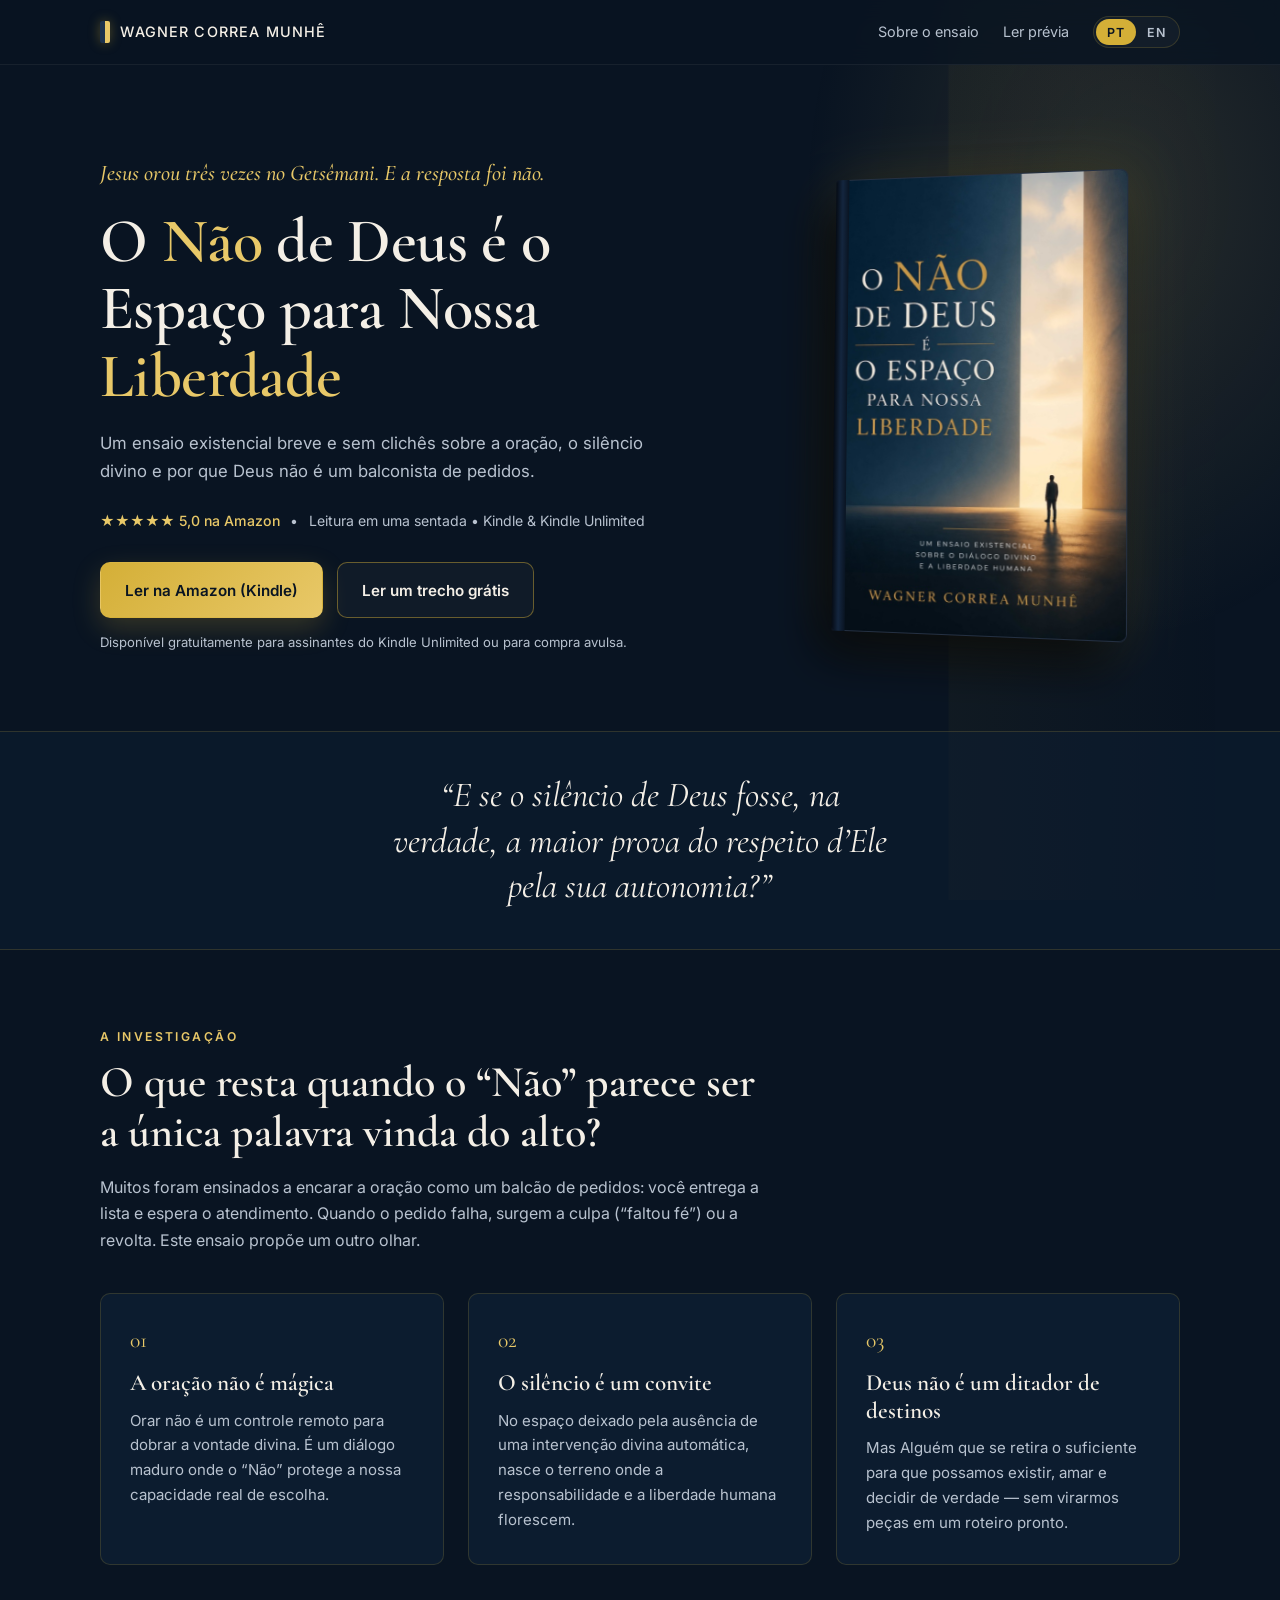
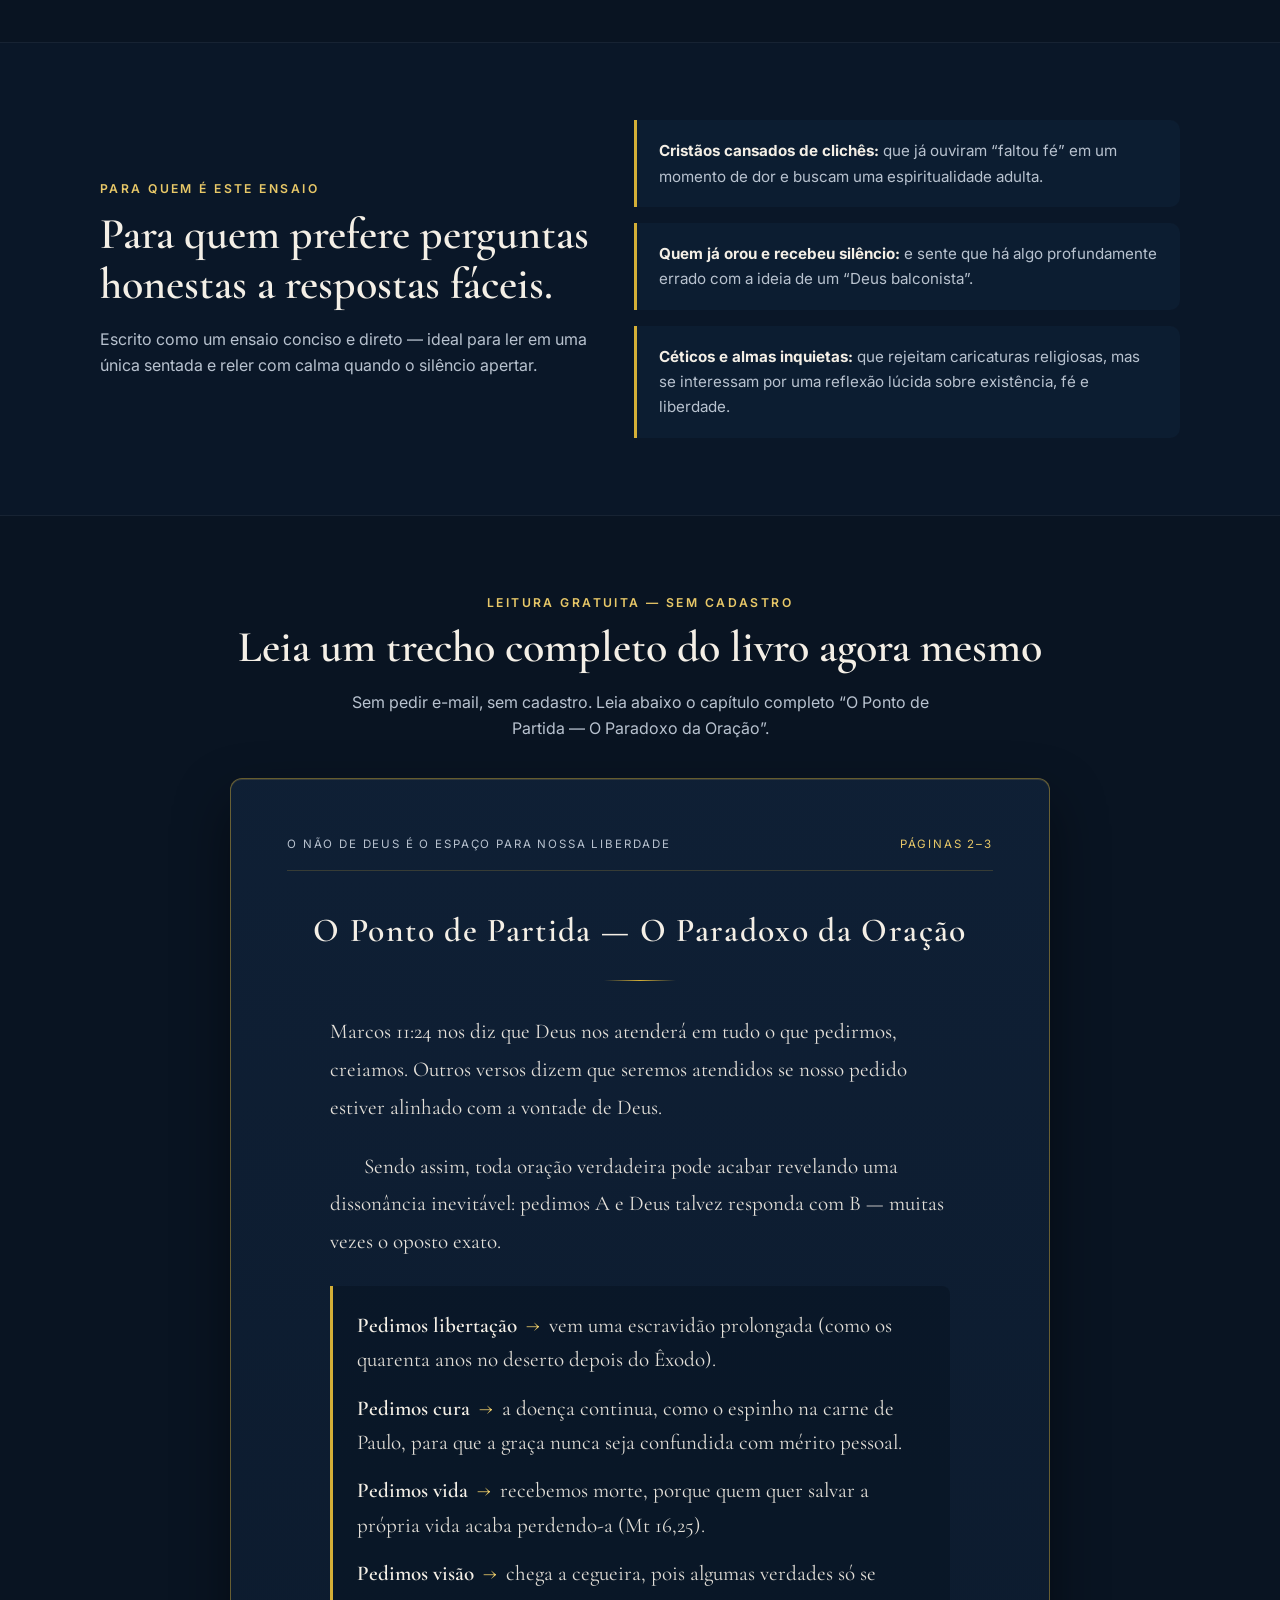
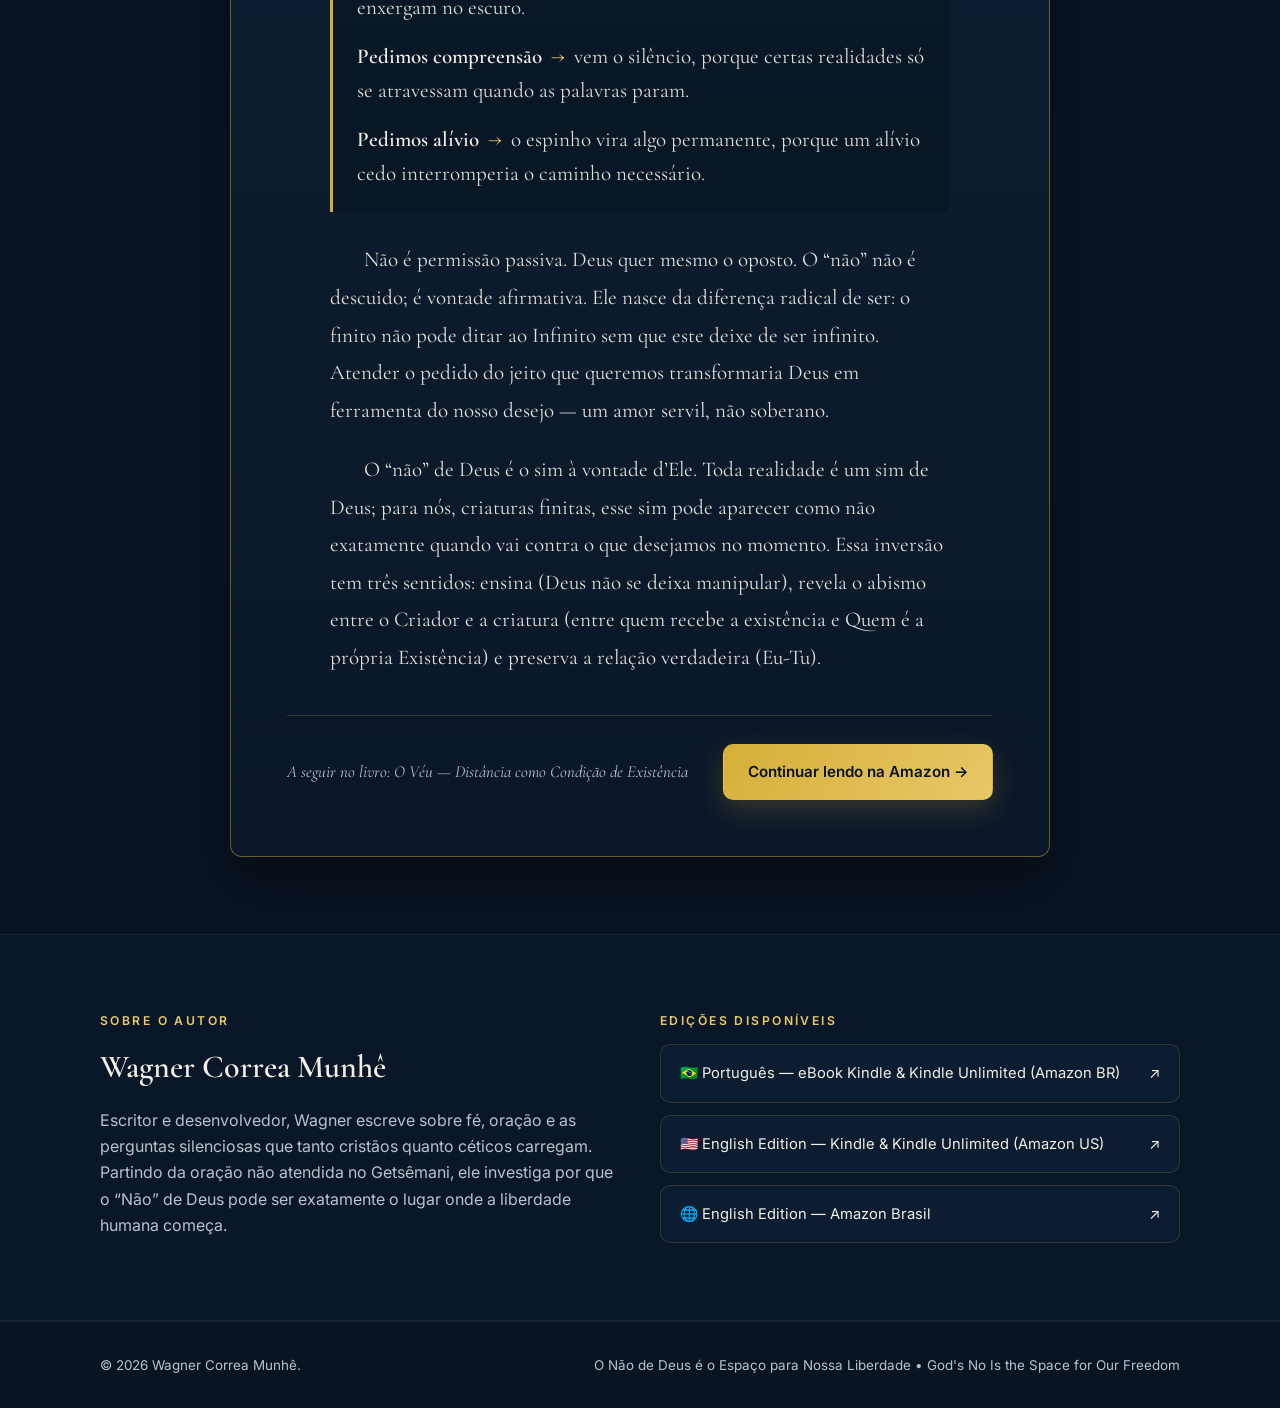
<file: index.html>
<!DOCTYPE html>
<html lang="pt-BR" data-page-lang="pt">
<head>
  <meta charset="UTF-8" />
  <meta name="viewport" content="width=device-width, initial-scale=1.0" />
  <title>O Não de Deus é o Espaço para Nossa Liberdade — Wagner Correa Munhê</title>
  <meta name="description" content="Jesus orou três vezes no Getsêmani. E a resposta foi não. Um ensaio existencial breve sobre o verdadeiro sentido da oração, o silêncio de Deus e a liberdade humana." />

  <!-- Open Graph / Social -->
  <meta property="og:type" content="book" />
  <meta property="og:title" content="O Não de Deus é o Espaço para Nossa Liberdade" />
  <meta property="og:description" content="Jesus orou três vezes no Getsêmani. E a resposta foi não. Um ensaio existencial sobre o diálogo divino e a liberdade humana." />

  <meta property="og:url" content="https://wagmun.github.io/o-nao-de-Deus/" />
  <meta property="og:image" content="https://wagmun.github.io/o-nao-de-Deus/assets/share-pt.jpg" />
  <meta property="og:image:width" content="1200" />
  <meta property="og:image:height" content="630" />
  <meta property="og:locale" content="pt_BR" />
  <meta name="twitter:card" content="summary_large_image" />
  <meta name="twitter:title" content="O Não de Deus é o Espaço para Nossa Liberdade" />
  <meta name="twitter:description" content="Jesus orou três vezes no Getsêmani. E a resposta foi não. Um ensaio existencial sobre o diálogo divino e a liberdade humana." />
  <meta name="twitter:image" content="https://wagmun.github.io/o-nao-de-Deus/assets/share-pt.jpg" />
  <link rel="alternate" hreflang="en" href="https://wagmun.github.io/o-nao-de-Deus/en/" />

  <!-- Google Fonts: Cormorant Garamond (editorial serif) + Inter (clean sans) -->
  <link rel="preconnect" href="https://fonts.googleapis.com" />
  <link rel="preconnect" href="https://fonts.gstatic.com" crossorigin />
  <link href="https://fonts.googleapis.com/css2?family=Cormorant+Garamond:ital,wght@0,400;0,500;0,600;0,700;1,400;1,500&family=Inter:wght@300;400;500;600&display=swap" rel="stylesheet" />

  <link rel="stylesheet" href="styles.css?v=3" />
</head>
<body>
  <!-- Subtle ambient light split echoing the book cover -->
  <div class="ambient-threshold" aria-hidden="true"></div>

  <!-- Navigation -->
  <header class="site-header">
    <div class="container header-inner">
      <a href="#topo" class="brand" aria-label="Início">
        <span class="brand-mark"></span>
        <span class="brand-text">Wagner Correa Munhê</span>
      </a>

      <nav class="nav-actions" aria-label="Navegação principal">
        <a href="#tese" class="nav-link" data-i18n="nav_about">Sobre o ensaio</a>
        <a href="#amostra" class="nav-link" data-i18n="nav_sample">Ler prévia</a>
        <div class="lang-switch" role="group" aria-label="Selecionar idioma">
          <button type="button" class="lang-btn active" data-lang="pt" aria-pressed="true">PT</button>
          <button type="button" class="lang-btn" data-lang="en" aria-pressed="false">EN</button>
        </div>
      </nav>
    </div>
  </header>

  <main id="topo">
    <!-- Hero -->
    <section class="hero">
      <div class="container hero-grid">
        <div class="hero-copy">
          <p class="eyebrow" data-i18n="hero_eyebrow">
            Jesus orou três vezes no Getsêmani. E a resposta foi não.
          </p>

          <h1 class="hero-title" data-i18n-html="hero_title">
            O <span class="gold">Não</span> de Deus é o Espaço para Nossa <span class="gold">Liberdade</span>
          </h1>

          <p class="hero-subtitle" data-i18n="hero_subtitle">
            Um ensaio existencial breve e sem clichês sobre a oração, o silêncio divino e por que Deus não é um balconista de pedidos.
          </p>

          <div class="hero-meta">
            <span class="rating-pill" data-i18n="hero_rating">★★★★★ 5,0 na Amazon</span>
            <span class="meta-dot" aria-hidden="true">•</span>
            <span class="meta-note" data-i18n="hero_format">Leitura em uma sentada • Kindle &amp; Kindle Unlimited</span>
          </div>

          <div class="cta-row">
            <a
              id="primary-amazon-cta"
              href="https://www.amazon.com.br/dp/B0GZHS3YHK"
              target="_blank"
              rel="noopener noreferrer"
              class="btn btn-primary"
              data-i18n="cta_amazon"
            >
              Ler na Amazon (Kindle)
            </a>
            <a href="#amostra" class="btn btn-ghost" data-i18n="cta_sample">
              Ler um trecho grátis
            </a>
          </div>

          <p class="ku-note" data-i18n="ku_note">
            Disponível gratuitamente para assinantes do Kindle Unlimited ou para compra avulsa.
          </p>
        </div>

        <!-- Real Book Cover (switches automatically between PT and EN) -->
        <div class="hero-visual">
          <div class="book-stage">
            <div class="book-3d">
              <div class="book-spine" aria-hidden="true"></div>
              <div class="book-cover">
                <img
                  id="book-cover-img"
                  src="assets/capa-pt.jpg"
                  alt="Capa do livro O Não de Deus é o Espaço para Nossa Liberdade — Wagner Correa Munhê"
                  width="640"
                  height="1000"
                />
              </div>
            </div>
          </div>
        </div>
      </div>
    </section>

    <!-- Provocation Quote Band -->
    <section class="quote-band">
      <div class="container quote-inner">
        <blockquote class="lead-quote" data-i18n="quote_text">
          “E se o silêncio de Deus fosse, na verdade, a maior prova do respeito d’Ele pela sua autonomia?”
        </blockquote>
      </div>
    </section>

    <!-- Three Pillars -->
    <section id="tese" class="section">
      <div class="container">
        <div class="section-header">
          <p class="section-kicker" data-i18n="pillars_kicker">A INVESTIGAÇÃO</p>
          <h2 class="section-title" data-i18n="pillars_title">
            O que resta quando o “Não” parece ser a única palavra vinda do alto?
          </h2>
          <p class="section-intro" data-i18n="pillars_intro">
            Muitos foram ensinados a encarar a oração como um balcão de pedidos: você entrega a lista e espera o atendimento. Quando o pedido falha, surgem a culpa (“faltou fé”) ou a revolta. Este ensaio propõe um outro olhar.
          </p>
        </div>

        <div class="cards-grid">
          <article class="card">
            <span class="card-num">01</span>
            <h3 data-i18n="card1_title">A oração não é mágica</h3>
            <p data-i18n="card1_body">
              Orar não é um controle remoto para dobrar a vontade divina. É um diálogo maduro onde o “Não” protege a nossa capacidade real de escolha.
            </p>
          </article>

          <article class="card">
            <span class="card-num">02</span>
            <h3 data-i18n="card2_title">O silêncio é um convite</h3>
            <p data-i18n="card2_body">
              No espaço deixado pela ausência de uma intervenção divina automática, nasce o terreno onde a responsabilidade e a liberdade humana florescem.
            </p>
          </article>

          <article class="card">
            <span class="card-num">03</span>
            <h3 data-i18n="card3_title">Deus não é um ditador de destinos</h3>
            <p data-i18n="card3_body">
              Mas Alguém que se retira o suficiente para que possamos existir, amar e decidir de verdade — sem virarmos peças em um roteiro pronto.
            </p>
          </article>
        </div>
      </div>
    </section>

    <!-- Who it's for -->
    <section class="section section-alt">
      <div class="container audience-grid">
        <div>
          <p class="section-kicker" data-i18n="for_kicker">PARA QUEM É ESTE ENSAIO</p>
          <h2 class="section-title" data-i18n="for_title">
            Para quem prefere perguntas honestas a respostas fáceis.
          </h2>
          <p class="section-intro" data-i18n="for_intro">
            Escrito como um ensaio conciso e direto — ideal para ler em uma única sentada e reler com calma quando o silêncio apertar.
          </p>
        </div>

        <ul class="audience-list">
          <li data-i18n-html="aud_1">
            <strong>Cristãos cansados de clichês:</strong> que já ouviram “faltou fé” em um momento de dor e buscam uma espiritualidade adulta.
          </li>
          <li data-i18n-html="aud_2">
            <strong>Quem já orou e recebeu silêncio:</strong> e sente que há algo profundamente errado com a ideia de um “Deus balconista”.
          </li>
          <li data-i18n-html="aud_3">
            <strong>Céticos e almas inquietas:</strong> que rejeitam caricaturas religiosas, mas se interessam por uma reflexão lúcida sobre existência, fé e liberdade.
          </li>
        </ul>
      </div>
    </section>

    <!-- Free Reading Chapter (No Email Required) -->
    <section id="amostra" class="section">
      <div class="container reading-wrapper">
        <div class="reading-header">
          <p class="section-kicker" data-i18n="sample_kicker">LEITURA GRATUITA — SEM CADASTRO</p>
          <h2 class="section-title" data-i18n="sample_title">
            Leia um trecho completo do livro agora mesmo
          </h2>
          <p class="section-intro" data-i18n="sample_intro">
            Sem pedir e-mail, sem cadastro. Leia abaixo o capítulo completo “O Ponto de Partida — O Paradoxo da Oração”.
          </p>
        </div>

        <article class="book-page" aria-label="Trecho gratuito do livro">
          <div class="book-page-top">
            <span class="book-page-running" data-i18n="page_running">O NÃO DE DEUS É O ESPAÇO PARA NOSSA LIBERDADE</span>
            <span class="book-page-num" data-i18n="page_num">Páginas 2–3</span>
          </div>

          <h3 class="book-chapter-title" data-i18n="page_chapter">
            O Ponto de Partida — O Paradoxo da Oração
          </h3>

          <div class="book-rule" aria-hidden="true"></div>

          <div class="book-prose" data-i18n-html="page_body">
            <p>
              Marcos 11:24 nos diz que Deus nos atenderá em tudo o que pedirmos, creiamos. Outros versos dizem que seremos atendidos se nosso pedido estiver alinhado com a vontade de Deus.
            </p>
            <p>
              Sendo assim, toda oração verdadeira pode acabar revelando uma dissonância inevitável: pedimos A e Deus talvez responda com B — muitas vezes o oposto exato.
            </p>
            <ul class="paradox-list">
              <li><strong>Pedimos libertação</strong> <span class="arrow">→</span> vem uma escravidão prolongada (como os quarenta anos no deserto depois do Êxodo).</li>
              <li><strong>Pedimos cura</strong> <span class="arrow">→</span> a doença continua, como o espinho na carne de Paulo, para que a graça nunca seja confundida com mérito pessoal.</li>
              <li><strong>Pedimos vida</strong> <span class="arrow">→</span> recebemos morte, porque quem quer salvar a própria vida acaba perdendo-a (Mt 16,25).</li>
              <li><strong>Pedimos visão</strong> <span class="arrow">→</span> chega a cegueira, pois algumas verdades só se enxergam no escuro.</li>
              <li><strong>Pedimos compreensão</strong> <span class="arrow">→</span> vem o silêncio, porque certas realidades só se atravessam quando as palavras param.</li>
              <li><strong>Pedimos alívio</strong> <span class="arrow">→</span> o espinho vira algo permanente, porque um alívio cedo interromperia o caminho necessário.</li>
            </ul>
            <p>
              Não é permissão passiva. Deus quer mesmo o oposto. O “não” não é descuido; é vontade afirmativa. Ele nasce da diferença radical de ser: o finito não pode ditar ao Infinito sem que este deixe de ser infinito. Atender o pedido do jeito que queremos transformaria Deus em ferramenta do nosso desejo — um amor servil, não soberano.
            </p>
            <p>
              O “não” de Deus é o sim à vontade d’Ele. Toda realidade é um sim de Deus; para nós, criaturas finitas, esse sim pode aparecer como não exatamente quando vai contra o que desejamos no momento. Essa inversão tem três sentidos: ensina (Deus não se deixa manipular), revela o abismo entre o Criador e a criatura (entre quem recebe a existência e Quem é a própria Existência) e preserva a relação verdadeira (Eu-Tu).
            </p>
          </div>

          <div class="book-page-footer">
            <span class="next-chapter-hint" data-i18n="page_next_hint">
              A seguir no livro: O Véu — Distância como Condição de Existência
            </span>
            <a
              id="secondary-amazon-cta"
              href="https://www.amazon.com.br/dp/B0GZHS3YHK"
              target="_blank"
              rel="noopener noreferrer"
              class="btn btn-primary"
              data-i18n="excerpt_cta"
            >
              Continuar lendo na Amazon →
            </a>
          </div>
        </article>
      </div>
    </section>

    <!-- Author & Editions -->
    <section class="section section-alt">
      <div class="container author-grid">
        <div class="author-card">
          <p class="section-kicker" data-i18n="author_kicker">SOBRE O AUTOR</p>
          <h2 class="author-name">Wagner Correa Munhê</h2>
          <p class="author-bio" data-i18n="author_bio">
            Escritor e desenvolvedor, Wagner escreve sobre fé, oração e as perguntas silenciosas que tanto cristãos quanto céticos carregam. Partindo da oração não atendida no Getsêmani, ele investiga por que o “Não” de Deus pode ser exatamente o lugar onde a liberdade humana começa.
          </p>
        </div>

        <div class="editions-card">
          <p class="section-kicker" data-i18n="editions_kicker">EDIÇÕES DISPONÍVEIS</p>
          <ul class="edition-links">
            <li>
              <a href="https://www.amazon.com.br/dp/B0GZHS3YHK" target="_blank" rel="noopener noreferrer">
                <span>🇧🇷 Português — eBook Kindle &amp; Kindle Unlimited (Amazon BR)</span>
                <span aria-hidden="true">↗</span>
              </a>
            </li>
            <li>
              <a href="https://www.amazon.com/dp/B0HS8GGMML" target="_blank" rel="noopener noreferrer">
                <span>🇺🇸 English Edition — Kindle &amp; Kindle Unlimited (Amazon US)</span>
                <span aria-hidden="true">↗</span>
              </a>
            </li>
            <li>
              <a href="https://www.amazon.com.br/dp/B0HS8GGMML" target="_blank" rel="noopener noreferrer">
                <span>🌐 English Edition — Amazon Brasil</span>
                <span aria-hidden="true">↗</span>
              </a>
            </li>
          </ul>
        </div>
      </div>
    </section>
  </main>

  <footer class="site-footer">
    <div class="container footer-inner">
      <p>© <span id="year"></span> Wagner Correa Munhê.</p>
      <p class="footer-note" data-i18n="footer_note">
        O Não de Deus é o Espaço para Nossa Liberdade • God's No Is the Space for Our Freedom
      </p>
    </div>
  </footer>

  <script src="script.js?v=3"></script>
</body>
</html>
</file>
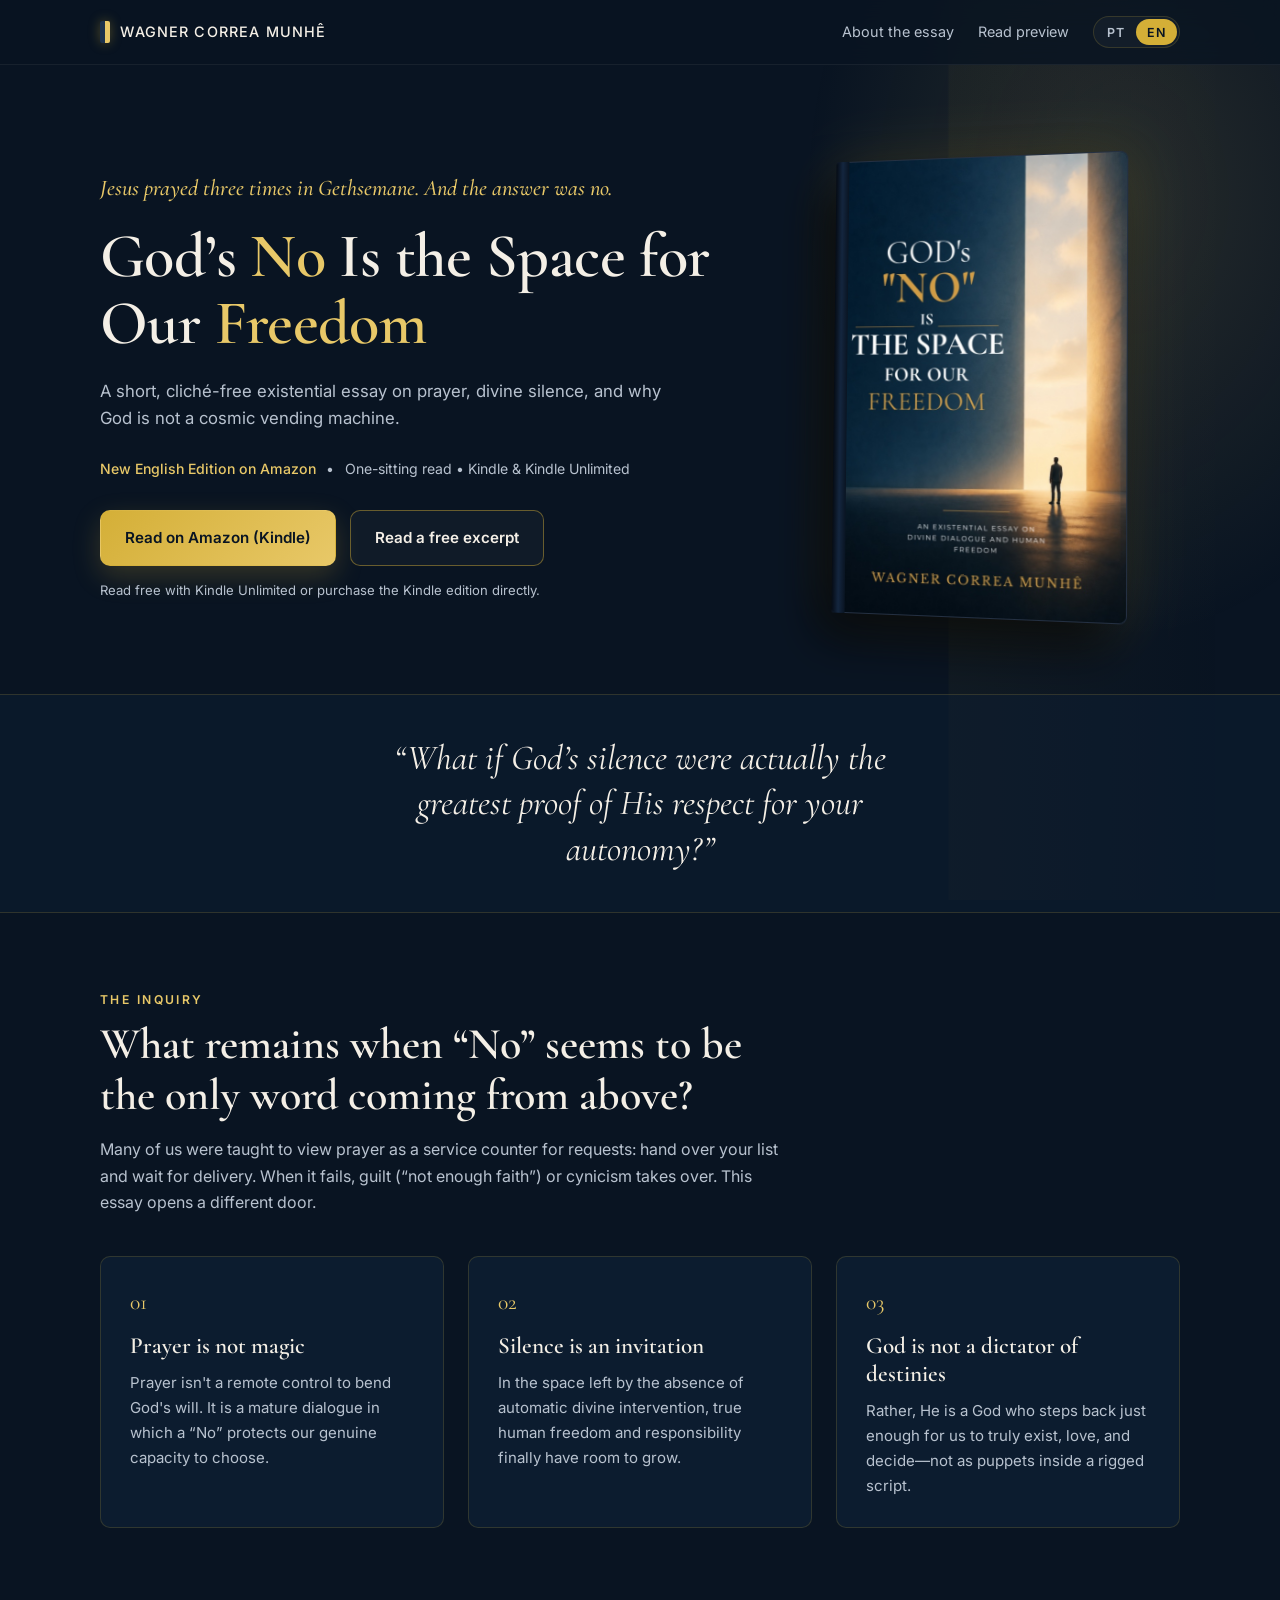
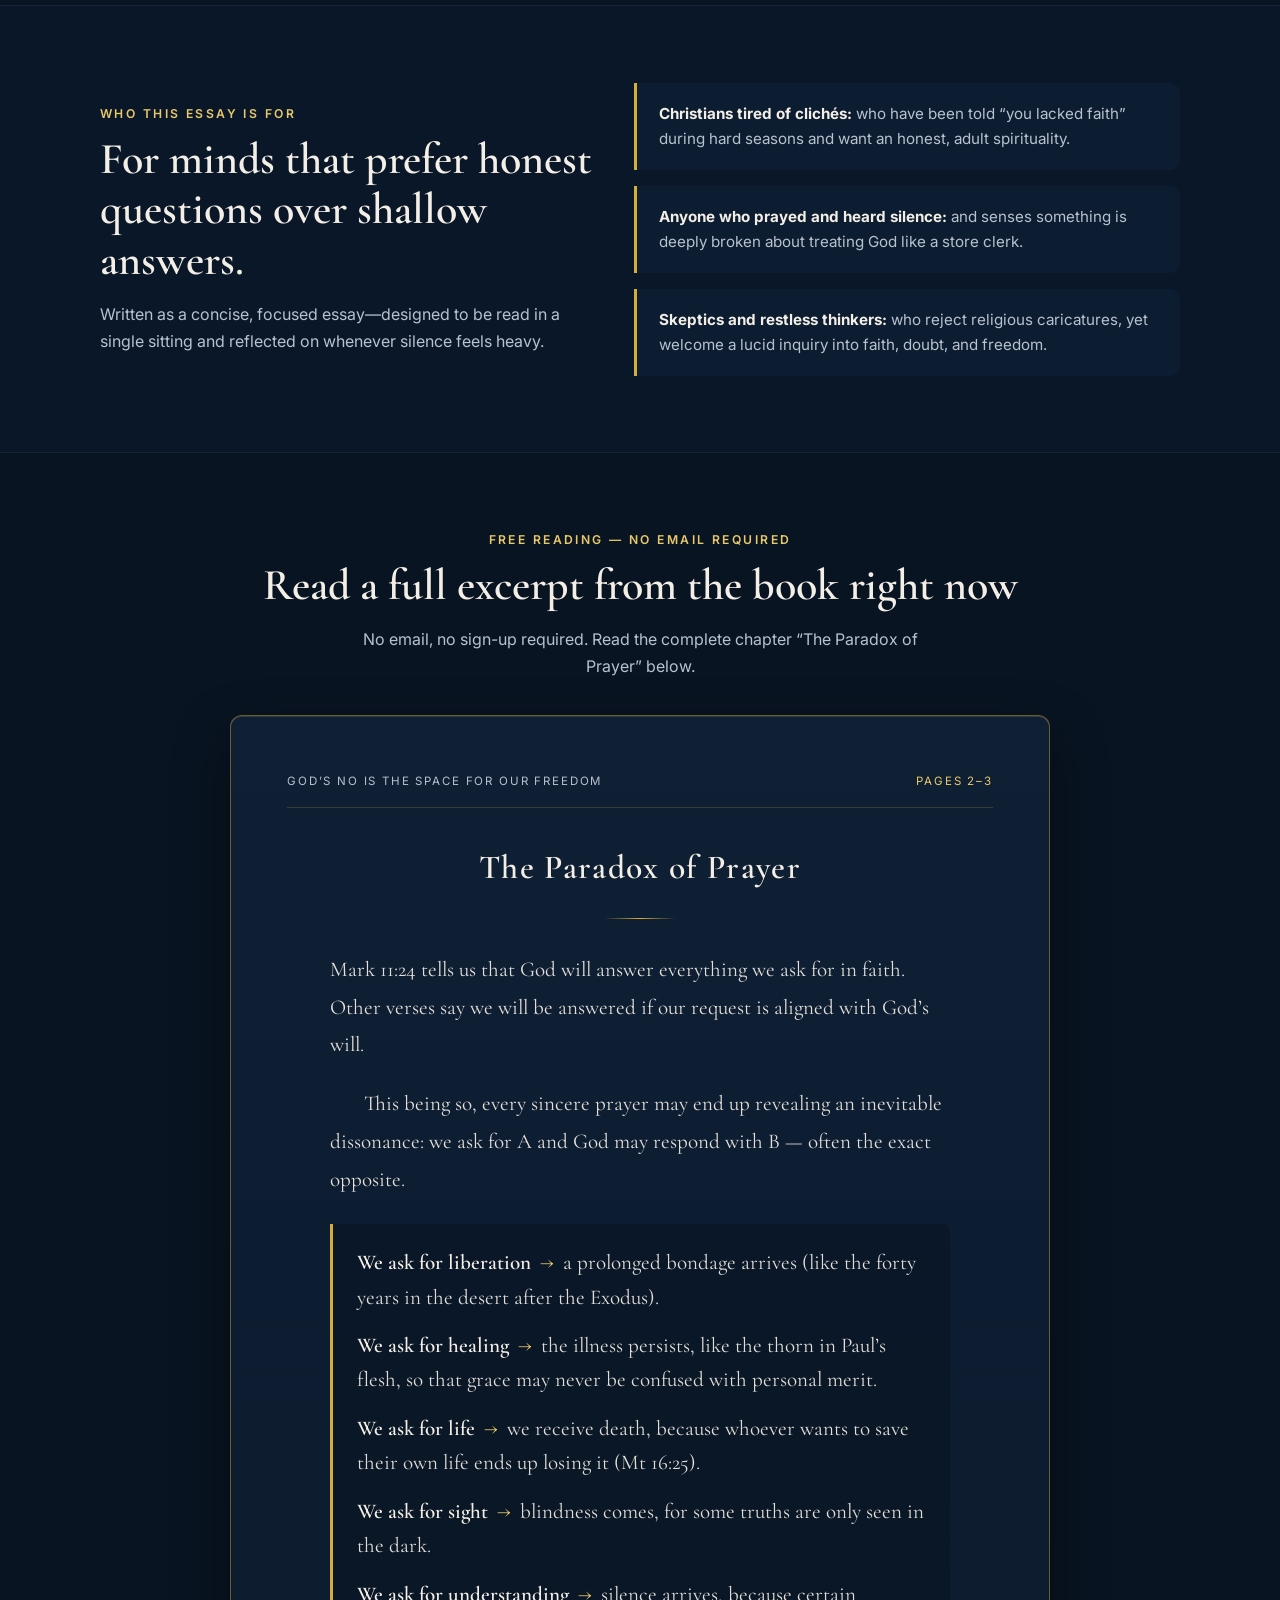
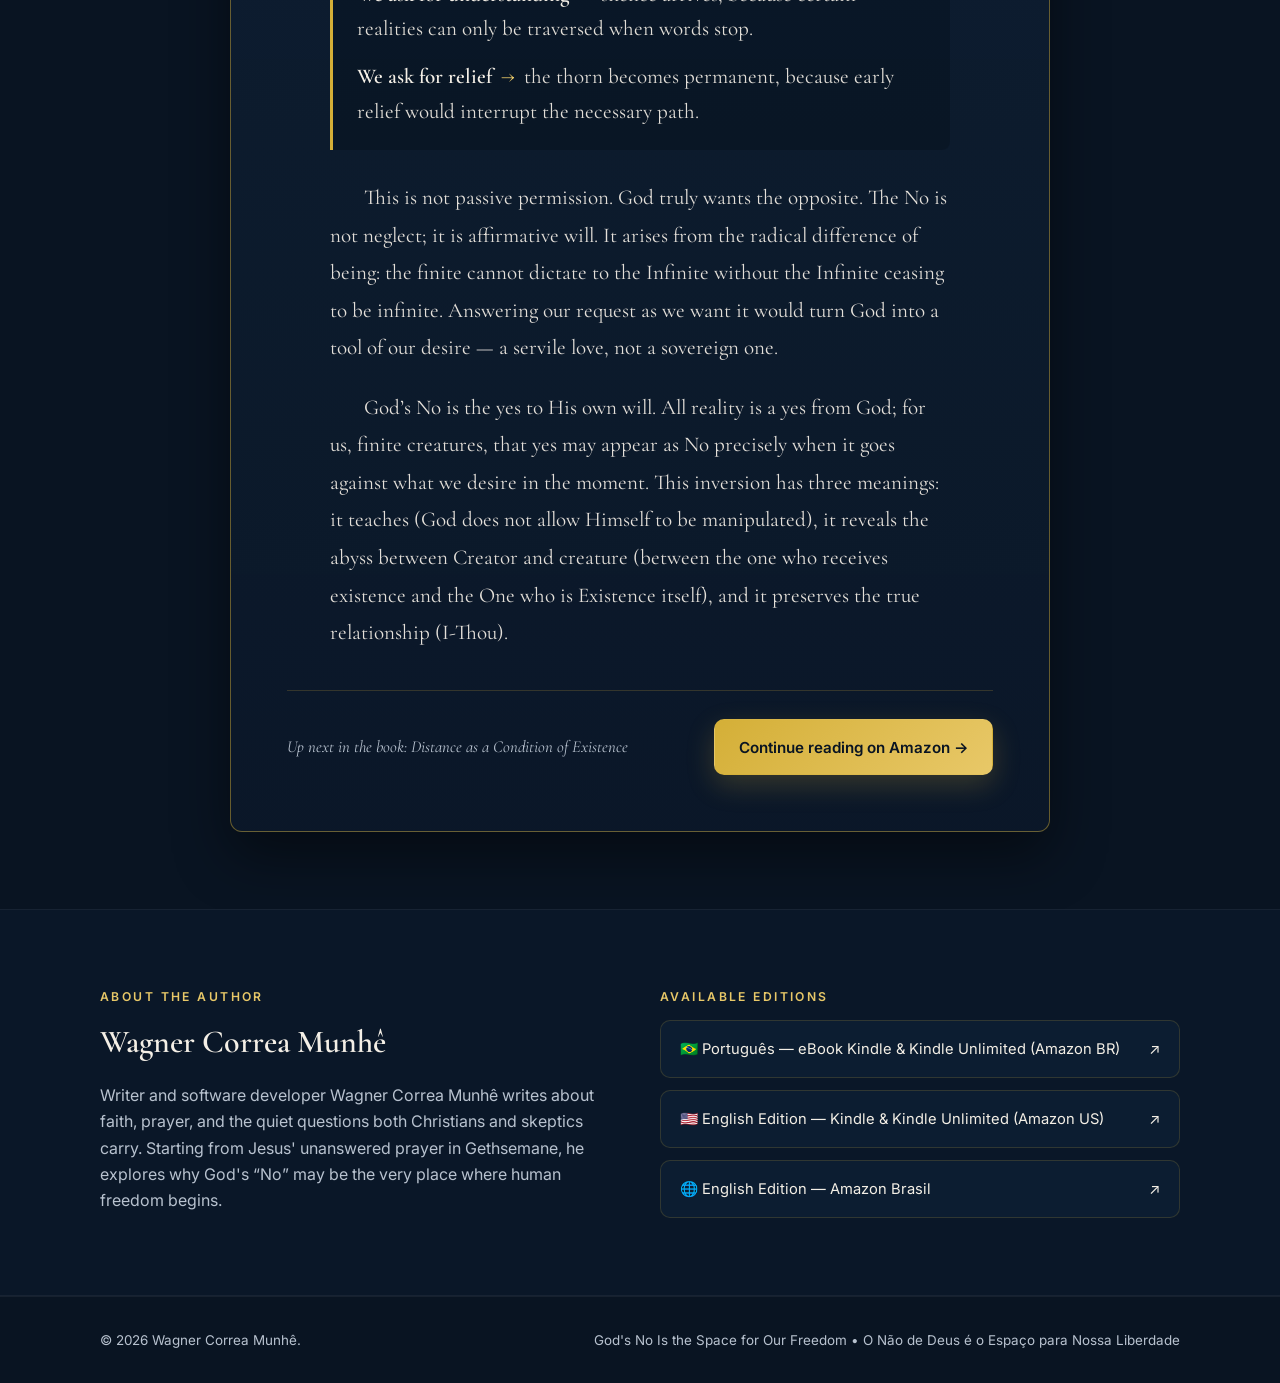
<file: en/index.html>
<!DOCTYPE html>
<html lang="en" data-page-lang="en" data-base="../">
<head>
  <meta charset="UTF-8" />
  <meta name="viewport" content="width=device-width, initial-scale=1.0" />
  <title>God’s No Is the Space for Our Freedom — Wagner Correa Munhê</title>
  <meta name="description" content="Jesus prayed three times in Gethsemane. And the answer was no. A short existential essay on prayer, divine silence and human freedom." />

  <!-- Open Graph / Social -->
  <meta property="og:type" content="book" />
  <meta property="og:title" content="God&#39;s No Is the Space for Our Freedom" />
  <meta property="og:description" content="Jesus prayed three times in Gethsemane. And the answer was no. An existential essay on divine dialogue and human freedom." />

  <meta property="og:url" content="https://wagmun.github.io/o-nao-de-Deus/en/" />
  <meta property="og:image" content="https://wagmun.github.io/o-nao-de-Deus/assets/share-en.jpg" />
  <meta property="og:image:width" content="1200" />
  <meta property="og:image:height" content="630" />
  <meta property="og:locale" content="en_US" />
  <meta name="twitter:card" content="summary_large_image" />
  <meta name="twitter:title" content="God's No Is the Space for Our Freedom" />
  <meta name="twitter:description" content="Jesus prayed three times in Gethsemane. And the answer was no. An existential essay on divine dialogue and human freedom." />
  <meta name="twitter:image" content="https://wagmun.github.io/o-nao-de-Deus/assets/share-en.jpg" />
  <link rel="alternate" hreflang="pt-BR" href="https://wagmun.github.io/o-nao-de-Deus/" />

  <!-- Google Fonts: Cormorant Garamond (editorial serif) + Inter (clean sans) -->
  <link rel="preconnect" href="https://fonts.googleapis.com" />
  <link rel="preconnect" href="https://fonts.gstatic.com" crossorigin />
  <link href="https://fonts.googleapis.com/css2?family=Cormorant+Garamond:ital,wght@0,400;0,500;0,600;0,700;1,400;1,500&family=Inter:wght@300;400;500;600&display=swap" rel="stylesheet" />

  <link rel="stylesheet" href="../styles.css?v=3" />
</head>
<body>
  <!-- Subtle ambient light split echoing the book cover -->
  <div class="ambient-threshold" aria-hidden="true"></div>

  <!-- Navigation -->
  <header class="site-header">
    <div class="container header-inner">
      <a href="#topo" class="brand" aria-label="Início">
        <span class="brand-mark"></span>
        <span class="brand-text">Wagner Correa Munhê</span>
      </a>

      <nav class="nav-actions" aria-label="Navegação principal">
        <a href="#tese" class="nav-link" data-i18n="nav_about">Sobre o ensaio</a>
        <a href="#amostra" class="nav-link" data-i18n="nav_sample">Ler prévia</a>
        <div class="lang-switch" role="group" aria-label="Selecionar idioma">
          <button type="button" class="lang-btn active" data-lang="pt" aria-pressed="true">PT</button>
          <button type="button" class="lang-btn" data-lang="en" aria-pressed="false">EN</button>
        </div>
      </nav>
    </div>
  </header>

  <main id="topo">
    <!-- Hero -->
    <section class="hero">
      <div class="container hero-grid">
        <div class="hero-copy">
          <p class="eyebrow" data-i18n="hero_eyebrow">
            Jesus orou três vezes no Getsêmani. E a resposta foi não.
          </p>

          <h1 class="hero-title" data-i18n-html="hero_title">
            O <span class="gold">Não</span> de Deus é o Espaço para Nossa <span class="gold">Liberdade</span>
          </h1>

          <p class="hero-subtitle" data-i18n="hero_subtitle">
            Um ensaio existencial breve e sem clichês sobre a oração, o silêncio divino e por que Deus não é um balconista de pedidos.
          </p>

          <div class="hero-meta">
            <span class="rating-pill" data-i18n="hero_rating">★★★★★ 5,0 na Amazon</span>
            <span class="meta-dot" aria-hidden="true">•</span>
            <span class="meta-note" data-i18n="hero_format">Leitura em uma sentada • Kindle &amp; Kindle Unlimited</span>
          </div>

          <div class="cta-row">
            <a
              id="primary-amazon-cta"
              href="https://www.amazon.com/dp/B0HS8GGMML"
              target="_blank"
              rel="noopener noreferrer"
              class="btn btn-primary"
              data-i18n="cta_amazon"
            >
              Ler na Amazon (Kindle)
            </a>
            <a href="#amostra" class="btn btn-ghost" data-i18n="cta_sample">
              Ler um trecho grátis
            </a>
          </div>

          <p class="ku-note" data-i18n="ku_note">
            Disponível gratuitamente para assinantes do Kindle Unlimited ou para compra avulsa.
          </p>
        </div>

        <!-- Real Book Cover (switches automatically between PT and EN) -->
        <div class="hero-visual">
          <div class="book-stage">
            <div class="book-3d">
              <div class="book-spine" aria-hidden="true"></div>
              <div class="book-cover">
                <img
                  id="book-cover-img"
                  src="../assets/capa-en.jpg"
                  alt="Capa do livro O Não de Deus é o Espaço para Nossa Liberdade — Wagner Correa Munhê"
                  width="640"
                  height="1000"
                />
              </div>
            </div>
          </div>
        </div>
      </div>
    </section>

    <!-- Provocation Quote Band -->
    <section class="quote-band">
      <div class="container quote-inner">
        <blockquote class="lead-quote" data-i18n="quote_text">
          “E se o silêncio de Deus fosse, na verdade, a maior prova do respeito d’Ele pela sua autonomia?”
        </blockquote>
      </div>
    </section>

    <!-- Three Pillars -->
    <section id="tese" class="section">
      <div class="container">
        <div class="section-header">
          <p class="section-kicker" data-i18n="pillars_kicker">A INVESTIGAÇÃO</p>
          <h2 class="section-title" data-i18n="pillars_title">
            O que resta quando o “Não” parece ser a única palavra vinda do alto?
          </h2>
          <p class="section-intro" data-i18n="pillars_intro">
            Muitos foram ensinados a encarar a oração como um balcão de pedidos: você entrega a lista e espera o atendimento. Quando o pedido falha, surgem a culpa (“faltou fé”) ou a revolta. Este ensaio propõe um outro olhar.
          </p>
        </div>

        <div class="cards-grid">
          <article class="card">
            <span class="card-num">01</span>
            <h3 data-i18n="card1_title">A oração não é mágica</h3>
            <p data-i18n="card1_body">
              Orar não é um controle remoto para dobrar a vontade divina. É um diálogo maduro onde o “Não” protege a nossa capacidade real de escolha.
            </p>
          </article>

          <article class="card">
            <span class="card-num">02</span>
            <h3 data-i18n="card2_title">O silêncio é um convite</h3>
            <p data-i18n="card2_body">
              No espaço deixado pela ausência de uma intervenção divina automática, nasce o terreno onde a responsabilidade e a liberdade humana florescem.
            </p>
          </article>

          <article class="card">
            <span class="card-num">03</span>
            <h3 data-i18n="card3_title">Deus não é um ditador de destinos</h3>
            <p data-i18n="card3_body">
              Mas Alguém que se retira o suficiente para que possamos existir, amar e decidir de verdade — sem virarmos peças em um roteiro pronto.
            </p>
          </article>
        </div>
      </div>
    </section>

    <!-- Who it's for -->
    <section class="section section-alt">
      <div class="container audience-grid">
        <div>
          <p class="section-kicker" data-i18n="for_kicker">PARA QUEM É ESTE ENSAIO</p>
          <h2 class="section-title" data-i18n="for_title">
            Para quem prefere perguntas honestas a respostas fáceis.
          </h2>
          <p class="section-intro" data-i18n="for_intro">
            Escrito como um ensaio conciso e direto — ideal para ler em uma única sentada e reler com calma quando o silêncio apertar.
          </p>
        </div>

        <ul class="audience-list">
          <li data-i18n-html="aud_1">
            <strong>Cristãos cansados de clichês:</strong> que já ouviram “faltou fé” em um momento de dor e buscam uma espiritualidade adulta.
          </li>
          <li data-i18n-html="aud_2">
            <strong>Quem já orou e recebeu silêncio:</strong> e sente que há algo profundamente errado com a ideia de um “Deus balconista”.
          </li>
          <li data-i18n-html="aud_3">
            <strong>Céticos e almas inquietas:</strong> que rejeitam caricaturas religiosas, mas se interessam por uma reflexão lúcida sobre existência, fé e liberdade.
          </li>
        </ul>
      </div>
    </section>

    <!-- Free Reading Chapter (No Email Required) -->
    <section id="amostra" class="section">
      <div class="container reading-wrapper">
        <div class="reading-header">
          <p class="section-kicker" data-i18n="sample_kicker">LEITURA GRATUITA — SEM CADASTRO</p>
          <h2 class="section-title" data-i18n="sample_title">
            Leia um trecho completo do livro agora mesmo
          </h2>
          <p class="section-intro" data-i18n="sample_intro">
            Sem pedir e-mail, sem cadastro. Leia abaixo o capítulo completo “O Ponto de Partida — O Paradoxo da Oração”.
          </p>
        </div>

        <article class="book-page" aria-label="Trecho gratuito do livro">
          <div class="book-page-top">
            <span class="book-page-running" data-i18n="page_running">O NÃO DE DEUS É O ESPAÇO PARA NOSSA LIBERDADE</span>
            <span class="book-page-num" data-i18n="page_num">Páginas 2–3</span>
          </div>

          <h3 class="book-chapter-title" data-i18n="page_chapter">
            O Ponto de Partida — O Paradoxo da Oração
          </h3>

          <div class="book-rule" aria-hidden="true"></div>

          <div class="book-prose" data-i18n-html="page_body">
            <p>
              Marcos 11:24 nos diz que Deus nos atenderá em tudo o que pedirmos, creiamos. Outros versos dizem que seremos atendidos se nosso pedido estiver alinhado com a vontade de Deus.
            </p>
            <p>
              Sendo assim, toda oração verdadeira pode acabar revelando uma dissonância inevitável: pedimos A e Deus talvez responda com B — muitas vezes o oposto exato.
            </p>
            <ul class="paradox-list">
              <li><strong>Pedimos libertação</strong> <span class="arrow">→</span> vem uma escravidão prolongada (como os quarenta anos no deserto depois do Êxodo).</li>
              <li><strong>Pedimos cura</strong> <span class="arrow">→</span> a doença continua, como o espinho na carne de Paulo, para que a graça nunca seja confundida com mérito pessoal.</li>
              <li><strong>Pedimos vida</strong> <span class="arrow">→</span> recebemos morte, porque quem quer salvar a própria vida acaba perdendo-a (Mt 16,25).</li>
              <li><strong>Pedimos visão</strong> <span class="arrow">→</span> chega a cegueira, pois algumas verdades só se enxergam no escuro.</li>
              <li><strong>Pedimos compreensão</strong> <span class="arrow">→</span> vem o silêncio, porque certas realidades só se atravessam quando as palavras param.</li>
              <li><strong>Pedimos alívio</strong> <span class="arrow">→</span> o espinho vira algo permanente, porque um alívio cedo interromperia o caminho necessário.</li>
            </ul>
            <p>
              Não é permissão passiva. Deus quer mesmo o oposto. O “não” não é descuido; é vontade afirmativa. Ele nasce da diferença radical de ser: o finito não pode ditar ao Infinito sem que este deixe de ser infinito. Atender o pedido do jeito que queremos transformaria Deus em ferramenta do nosso desejo — um amor servil, não soberano.
            </p>
            <p>
              O “não” de Deus é o sim à vontade d’Ele. Toda realidade é um sim de Deus; para nós, criaturas finitas, esse sim pode aparecer como não exatamente quando vai contra o que desejamos no momento. Essa inversão tem três sentidos: ensina (Deus não se deixa manipular), revela o abismo entre o Criador e a criatura (entre quem recebe a existência e Quem é a própria Existência) e preserva a relação verdadeira (Eu-Tu).
            </p>
          </div>

          <div class="book-page-footer">
            <span class="next-chapter-hint" data-i18n="page_next_hint">
              A seguir no livro: O Véu — Distância como Condição de Existência
            </span>
            <a
              id="secondary-amazon-cta"
              href="https://www.amazon.com/dp/B0HS8GGMML"
              target="_blank"
              rel="noopener noreferrer"
              class="btn btn-primary"
              data-i18n="excerpt_cta"
            >
              Continuar lendo na Amazon →
            </a>
          </div>
        </article>
      </div>
    </section>

    <!-- Author & Editions -->
    <section class="section section-alt">
      <div class="container author-grid">
        <div class="author-card">
          <p class="section-kicker" data-i18n="author_kicker">SOBRE O AUTOR</p>
          <h2 class="author-name">Wagner Correa Munhê</h2>
          <p class="author-bio" data-i18n="author_bio">
            Escritor e desenvolvedor, Wagner escreve sobre fé, oração e as perguntas silenciosas que tanto cristãos quanto céticos carregam. Partindo da oração não atendida no Getsêmani, ele investiga por que o “Não” de Deus pode ser exatamente o lugar onde a liberdade humana começa.
          </p>
        </div>

        <div class="editions-card">
          <p class="section-kicker" data-i18n="editions_kicker">EDIÇÕES DISPONÍVEIS</p>
          <ul class="edition-links">
            <li>
              <a href="https://www.amazon.com.br/dp/B0GZHS3YHK" target="_blank" rel="noopener noreferrer">
                <span>🇧🇷 Português — eBook Kindle &amp; Kindle Unlimited (Amazon BR)</span>
                <span aria-hidden="true">↗</span>
              </a>
            </li>
            <li>
              <a href="https://www.amazon.com/dp/B0HS8GGMML" target="_blank" rel="noopener noreferrer">
                <span>🇺🇸 English Edition — Kindle &amp; Kindle Unlimited (Amazon US)</span>
                <span aria-hidden="true">↗</span>
              </a>
            </li>
            <li>
              <a href="https://www.amazon.com.br/dp/B0HS8GGMML" target="_blank" rel="noopener noreferrer">
                <span>🌐 English Edition — Amazon Brasil</span>
                <span aria-hidden="true">↗</span>
              </a>
            </li>
          </ul>
        </div>
      </div>
    </section>
  </main>

  <footer class="site-footer">
    <div class="container footer-inner">
      <p>© <span id="year"></span> Wagner Correa Munhê.</p>
      <p class="footer-note" data-i18n="footer_note">
        O Não de Deus é o Espaço para Nossa Liberdade • God's No Is the Space for Our Freedom
      </p>
    </div>
  </footer>

  <script src="../script.js?v=3"></script>
</body>
</html>
</file>
<file: styles.css>
:root {
  --bg-deep: #091422;
  --bg-surface: #0f2035;
  --bg-card: rgba(15, 32, 53, 0.72);
  --border-subtle: rgba(212, 175, 55, 0.18);
  --border-strong: rgba(212, 175, 55, 0.45);
  --gold: #d4af37;
  --gold-bright: #e8c868;
  --ink: #f4efe6;
  --ink-muted: #b8c2cf;
  --font-serif: "Cormorant Garamond", Georgia, "Times New Roman", serif;
  --font-sans: "Inter", -apple-system, BlinkMacSystemFont, "Segoe UI", sans-serif;
  --radius: 10px;
  --max-w: 1080px;
}

*,
*::before,
*::after {
  box-sizing: border-box;
}

html {
  scroll-behavior: smooth;
}

body {
  margin: 0;
  background-color: var(--bg-deep);
  color: var(--ink);
  font-family: var(--font-sans);
  font-weight: 400;
  line-height: 1.65;
  -webkit-font-smoothing: antialiased;
  position: relative;
  overflow-x: hidden;
}

/* Subtle vertical warm threshold glow on the right side (echoing the cover) */
.ambient-threshold {
  position: fixed;
  inset: 0;
  pointer-events: none;
  z-index: 0;
  background:
    radial-gradient(ellipse 36% 70% at 88% 22%, rgba(232, 200, 104, 0.13), transparent 70%),
    linear-gradient(90deg, transparent 74%, rgba(212, 175, 55, 0.04) 74.2%, transparent 96%);
}

main,
header,
footer {
  position: relative;
  z-index: 1;
}

.container {
  width: min(100% - 2.5rem, var(--max-w));
  margin-inline: auto;
}

.gold {
  color: var(--gold-bright);
}

.sr-only {
  position: absolute;
  width: 1px;
  height: 1px;
  overflow: hidden;
  clip: rect(0 0 0 0);
  white-space: nowrap;
}

/* Header */
.site-header {
  position: sticky;
  top: 0;
  z-index: 20;
  backdrop-filter: blur(12px);
  background: rgba(9, 20, 34, 0.82);
  border-bottom: 1px solid rgba(255, 255, 255, 0.06);
}

.header-inner {
  display: flex;
  align-items: center;
  justify-content: space-between;
  padding-block: 1rem;
  gap: 1rem;
}

.brand {
  display: inline-flex;
  align-items: center;
  gap: 0.65rem;
  text-decoration: none;
  color: var(--ink);
  font-size: 0.9rem;
  letter-spacing: 0.08em;
  text-transform: uppercase;
  font-weight: 500;
}

.brand-mark {
  width: 10px;
  height: 22px;
  border-radius: 2px;
  background: linear-gradient(90deg, #1b314d 50%, var(--gold-bright) 50%);
  box-shadow: 0 0 12px rgba(212, 175, 55, 0.35);
}

.nav-actions {
  display: flex;
  align-items: center;
  gap: 1.5rem;
}

.nav-link {
  color: var(--ink-muted);
  text-decoration: none;
  font-size: 0.9rem;
  transition: color 0.2s ease;
}

.nav-link:hover {
  color: var(--gold-bright);
}

.lang-switch {
  display: inline-flex;
  border: 1px solid var(--border-subtle);
  border-radius: 999px;
  padding: 2px;
  background: rgba(255, 255, 255, 0.03);
}

.lang-btn {
  border: none;
  background: transparent;
  color: var(--ink-muted);
  font-family: var(--font-sans);
  font-size: 0.78rem;
  font-weight: 600;
  letter-spacing: 0.06em;
  padding: 0.35rem 0.7rem;
  border-radius: 999px;
  cursor: pointer;
  transition: all 0.2s ease;
}

.lang-btn.active {
  background: var(--gold);
  color: var(--bg-deep);
}

/* Hero */
.hero {
  padding-block: clamp(3.5rem, 7vw, 6rem) clamp(3rem, 6vw, 5rem);
}

.hero-grid {
  display: grid;
  grid-template-columns: 1.2fr 0.8fr;
  align-items: center;
  gap: clamp(2.5rem, 5vw, 4.5rem);
}

.eyebrow {
  margin: 0 0 1rem;
  color: var(--gold-bright);
  font-family: var(--font-serif);
  font-style: italic;
  font-size: clamp(1.15rem, 2vw, 1.4rem);
  font-weight: 500;
}

.hero-title {
  margin: 0 0 1.25rem;
  font-family: var(--font-serif);
  font-size: clamp(2.4rem, 5vw, 3.9rem);
  line-height: 1.08;
  font-weight: 600;
  letter-spacing: -0.01em;
}

.hero-subtitle {
  margin: 0 0 1.5rem;
  color: var(--ink-muted);
  font-size: 1.05rem;
  max-width: 54ch;
}

.hero-meta {
  display: flex;
  flex-wrap: wrap;
  align-items: center;
  gap: 0.65rem;
  margin-bottom: 1.85rem;
  font-size: 0.88rem;
  color: var(--ink-muted);
}

.rating-pill {
  color: var(--gold-bright);
  font-weight: 500;
}

.cta-row {
  display: flex;
  flex-wrap: wrap;
  gap: 0.9rem;
}

.btn {
  display: inline-flex;
  align-items: center;
  justify-content: center;
  padding: 0.9rem 1.5rem;
  border-radius: var(--radius);
  font-size: 0.95rem;
  font-weight: 600;
  text-decoration: none;
  cursor: pointer;
  border: 1px solid transparent;
  transition: transform 0.18s ease, background-color 0.18s ease, border-color 0.18s ease;
}

.btn:hover {
  transform: translateY(-2px);
}

.btn-primary {
  background: linear-gradient(135deg, var(--gold) 0%, var(--gold-bright) 100%);
  color: var(--bg-deep);
  box-shadow: 0 10px 28px rgba(212, 175, 55, 0.22);
}

.btn-primary:hover {
  filter: brightness(1.06);
}

.btn-ghost {
  background: rgba(255, 255, 255, 0.03);
  color: var(--ink);
  border-color: var(--border-strong);
}

.btn-ghost:hover {
  border-color: var(--gold-bright);
  background: rgba(212, 175, 55, 0.08);
}

.ku-note {
  margin: 0.9rem 0 0;
  font-size: 0.82rem;
  color: var(--ink-muted);
}

/* Stylized CSS Book Cover */
.book-stage {
  display: flex;
  justify-content: center;
  perspective: 1200px;
}

.book-3d {
  position: relative;
  width: min(300px, 82vw);
  aspect-ratio: 1 / 1.54;
  transform: rotateY(-12deg) rotateX(2deg);
  transition: transform 0.45s ease;
  box-shadow:
    -18px 26px 48px rgba(0, 0, 0, 0.65),
    0 0 60px rgba(212, 175, 55, 0.16);
  border-radius: 3px 8px 8px 3px;
}

.book-3d:hover {
  transform: rotateY(-4deg) rotateX(0deg);
}

.book-spine {
  position: absolute;
  left: 0;
  top: 0;
  bottom: 0;
  width: 14px;
  background: linear-gradient(90deg, #050b14, #14263f, #091422);
  border-radius: 3px 0 0 3px;
  z-index: 2;
}

.book-cover {
  position: relative;
  width: 100%;
  height: 100%;
  border-radius: 3px 8px 8px 3px;
  overflow: hidden;
  background: #0b192c;
  border: 1px solid rgba(255, 255, 255, 0.1);
}

.book-cover img {
  display: block;
  width: 100%;
  height: 100%;
  object-fit: cover;
}

/* Quote Band */
.quote-band {
  border-block: 1px solid var(--border-subtle);
  background: rgba(15, 32, 53, 0.45);
  padding-block: 2.5rem;
}

.quote-inner {
  text-align: center;
}

.lead-quote {
  margin: 0 auto;
  max-width: 34ch;
  font-family: var(--font-serif);
  font-style: italic;
  font-size: clamp(1.5rem, 3vw, 2.2rem);
  line-height: 1.3;
  color: var(--ink);
}

/* Sections */
.section {
  padding-block: clamp(3.5rem, 6vw, 5.5rem);
}

.section-alt {
  background: rgba(15, 32, 53, 0.36);
  border-block: 1px solid rgba(255, 255, 255, 0.05);
}

.section-header {
  max-width: 68ch;
  margin-bottom: 2.5rem;
}

.section-kicker {
  margin: 0 0 0.6rem;
  font-size: 0.76rem;
  letter-spacing: 0.2em;
  text-transform: uppercase;
  color: var(--gold-bright);
  font-weight: 600;
}

.section-title {
  margin: 0 0 1rem;
  font-family: var(--font-serif);
  font-size: clamp(1.9rem, 3.6vw, 2.75rem);
  line-height: 1.15;
  font-weight: 600;
}

.section-intro {
  margin: 0;
  color: var(--ink-muted);
  font-size: 1rem;
}

/* Cards */
.cards-grid {
  display: grid;
  grid-template-columns: repeat(3, 1fr);
  gap: 1.5rem;
}

.card {
  background: var(--bg-card);
  border: 1px solid var(--border-subtle);
  border-radius: var(--radius);
  padding: 1.8rem;
  transition: border-color 0.25s ease, transform 0.25s ease;
}

.card:hover {
  border-color: var(--border-strong);
  transform: translateY(-3px);
}

.card-num {
  display: inline-block;
  font-family: var(--font-serif);
  font-size: 1.35rem;
  color: var(--gold-bright);
  margin-bottom: 0.75rem;
}

.card h3 {
  margin: 0 0 0.65rem;
  font-family: var(--font-serif);
  font-size: 1.45rem;
  font-weight: 600;
  line-height: 1.2;
}

.card p {
  margin: 0;
  color: var(--ink-muted);
  font-size: 0.94rem;
}

/* Audience */
.audience-grid {
  display: grid;
  grid-template-columns: 0.95fr 1.05fr;
  gap: 2.5rem;
  align-items: center;
}

.audience-list {
  list-style: none;
  margin: 0;
  padding: 0;
  display: grid;
  gap: 1rem;
}

.audience-list li {
  background: var(--bg-card);
  border-left: 3px solid var(--gold);
  border-radius: 0 var(--radius) var(--radius) 0;
  padding: 1.15rem 1.35rem;
  color: var(--ink-muted);
  font-size: 0.95rem;
}

.audience-list strong {
  color: var(--ink);
}

/* Free Book Page Preview */
.reading-wrapper {
  max-width: 820px;
}

.reading-header {
  text-align: center;
  margin-bottom: 2.25rem;
}

.reading-header .section-intro {
  max-width: 58ch;
  margin-inline: auto;
}

.book-page {
  background: linear-gradient(180deg, rgba(16, 33, 55, 0.92) 0%, rgba(11, 24, 41, 0.96) 100%);
  border: 1px solid var(--border-strong);
  border-radius: 12px;
  padding: clamp(2rem, 5vw, 3.5rem);
  box-shadow:
    0 24px 56px rgba(0, 0, 0, 0.45),
    inset 0 1px 0 rgba(232, 200, 104, 0.16);
}

.book-page-top {
  display: flex;
  align-items: center;
  justify-content: space-between;
  gap: 1rem;
  padding-bottom: 1rem;
  margin-bottom: 2rem;
  border-bottom: 1px solid rgba(212, 175, 55, 0.2);
  font-size: 0.72rem;
  letter-spacing: 0.16em;
  text-transform: uppercase;
  color: var(--ink-muted);
}

.book-page-num {
  color: var(--gold-bright);
  white-space: nowrap;
}

.book-epigraph {
  margin: 0 auto 1.8rem;
  max-width: 44ch;
  text-align: center;
  font-family: var(--font-serif);
  font-style: italic;
  font-size: clamp(1.22rem, 2.2vw, 1.48rem);
  line-height: 1.5;
  color: var(--gold-bright);
}

.book-rule {
  width: 72px;
  height: 1px;
  margin: 0 auto 2rem;
  background: linear-gradient(90deg, transparent, var(--gold), transparent);
}

.book-chapter-title {
  margin: 0 0 1.4rem;
  text-align: center;
  font-family: var(--font-serif);
  font-size: clamp(1.65rem, 3vw, 2.1rem);
  font-weight: 600;
  letter-spacing: 0.04em;
  color: var(--ink);
}

.book-prose {
  max-width: 62ch;
  margin-inline: auto;
  font-family: var(--font-serif);
  font-size: clamp(1.18rem, 1.8vw, 1.32rem);
  line-height: 1.78;
  color: rgba(244, 239, 230, 0.93);
}

.book-prose p {
  margin: 0 0 1.35rem;
  text-indent: 1.6em;
}

.book-prose p:first-child {
  text-indent: 0;
}

.book-prose p:last-child {
  margin-bottom: 0;
}

.paradox-list {
  list-style: none;
  margin: 1.6rem 0 1.85rem;
  padding: 1.35rem 1.5rem;
  background: rgba(9, 20, 34, 0.55);
  border-left: 3px solid var(--gold);
  border-radius: 0 8px 8px 0;
  display: grid;
  gap: 0.9rem;
}

.paradox-list li {
  line-height: 1.62;
  color: rgba(244, 239, 230, 0.92);
}

.paradox-list strong {
  color: var(--ink);
  font-weight: 600;
}

.paradox-list .arrow {
  color: var(--gold-bright);
  margin-inline: 0.25rem;
}

.book-page-footer {
  margin-top: 2.4rem;
  padding-top: 1.75rem;
  border-top: 1px solid rgba(212, 175, 55, 0.2);
  display: flex;
  flex-wrap: wrap;
  align-items: center;
  justify-content: space-between;
  gap: 1.25rem;
}

.next-chapter-hint {
  font-family: var(--font-serif);
  font-style: italic;
  font-size: 1.05rem;
  color: var(--ink-muted);
}

/* Author & Editions */
.author-grid {
  display: grid;
  grid-template-columns: 1fr 1fr;
  gap: 2.5rem;
  align-items: start;
}

.author-name {
  margin: 0 0 0.8rem;
  font-family: var(--font-serif);
  font-size: 2rem;
  font-weight: 600;
}

.author-bio {
  margin: 0;
  color: var(--ink-muted);
}

.edition-links {
  list-style: none;
  margin: 0.8rem 0 0;
  padding: 0;
  display: grid;
  gap: 0.75rem;
}

.edition-links a {
  display: flex;
  align-items: center;
  justify-content: space-between;
  gap: 1rem;
  padding: 1rem 1.2rem;
  background: var(--bg-card);
  border: 1px solid var(--border-subtle);
  border-radius: var(--radius);
  color: var(--ink);
  text-decoration: none;
  font-size: 0.92rem;
  transition: border-color 0.2s ease, transform 0.2s ease;
}

.edition-links a:hover {
  border-color: var(--gold-bright);
  transform: translateX(3px);
}

/* Footer */
.site-footer {
  padding-block: 2rem;
  border-top: 1px solid rgba(255, 255, 255, 0.06);
  font-size: 0.84rem;
  color: var(--ink-muted);
}

.footer-inner {
  display: flex;
  flex-wrap: wrap;
  justify-content: space-between;
  gap: 0.75rem;
}

.footer-inner p {
  margin: 0;
}

/* Responsive */
@media (max-width: 860px) {
  .hero-grid,
  .cards-grid,
  .audience-grid,
  .author-grid {
    grid-template-columns: 1fr;
  }

  .book-page-footer {
    flex-direction: column;
    align-items: flex-start;
  }

  .hero-visual {
    order: -1;
  }

  .nav-link {
    display: none;
  }
}
</file>
